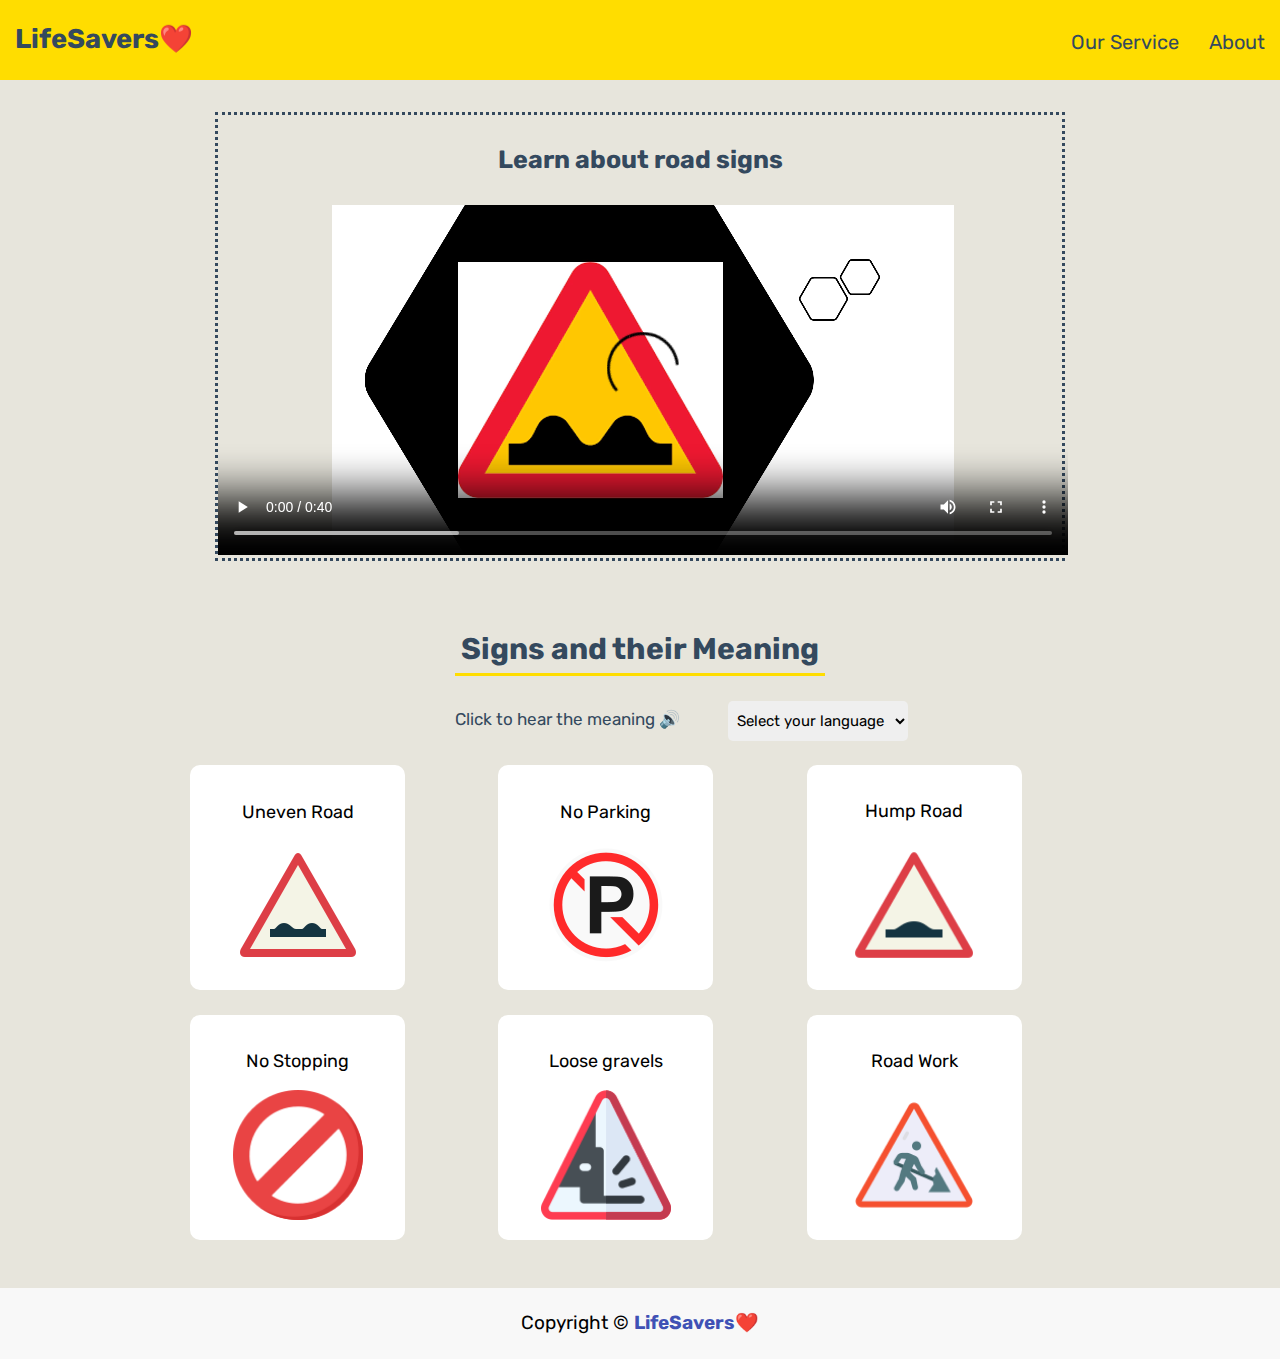
<file: index.html>
<!DOCTYPE html>
<html lang="en">

    <meta charset="UTF-8">
    <meta http-equiv="X-UA-Compatible" content="IE=edge">
    <meta name="viewport" content="width=device-width, initial-scale=1.0">
     <link rel="stylesheet" href="style.css">
     <script defer src="main.js"></script>
    <title>LifeSavers❤️</title>
</head>
<body>
     <header class="header">
		<h2 class="logo"><a href="/">LifeSavers❤️ </a></h2>
      <ul class="main-nav">
          <li> <a href="#" className="pom-button">
              <span>Our Service</span>
            
              </a>
              </li>
          <li> <a href="#" className="pom-button">
              <span>About</span>
            
              </a>
              </li>
     
      </ul>
	</header> 

    <!-- Video -->
    <div class="video-space">
        <h3 class="street-title">Learn about road signs</h3>
        <video class="video-tag" width="850" height="350" controls>
        <source src="/video/video1.mp4" type="video/mp4">
        </video>
    </div>
    
    <!-- Signs Buttons -->
    <div class="sign-main-div">
        <h3 class="button-title">Signs and their Meaning</h3>
        <div class="line"></div>
        <br />
        
        <div class="select-div">
            <a class="audio-dis">Click to hear the meaning 🔊</a>
        <select onchange="" id="options">
            <option>Select your language</option>
            <option value="Hausa">Hausa</option>
            <option value="Ga">Ga</option>
            <option value="Twi">Twi</option>
        </select>
        </div>
    <div class="sign-div">
        <button onclick="changeLanguage()">
            <p class="road-title">Uneven Road</p>
                <img src="/images/uneven.png"/>
                <br />           
        </button>
          <button onclick="changeLanguage_2()">
            <p class="road-title">No Parking</p>
                <img src="/images/no-parking.png"/>
                 <br />
              
        </button>
        <button onclick="changeLanguage_3()">
            <p class="road-title">Hump Road</p>
            <img class="hump" src="/images/hump1.png"/>
             <br />
              
        </button>
        
        <button onclick="changeLanguage_4()">
            <p class="road-title"> No Stopping</p>
            <img class="hump" src="/images/forbidden.png"/>
             <br />
              
        </button>
      
        <button onclick="changeLanguage_5()">
            <p class="road-title">Loose gravels</p>
            <img class="hump" src="/images/loose-gravel.png"/>
             <br />
              
        </button>
        <button onclick="changeLanguage_6()">
            <p class="road-title">Road Work</p>
            <img class="hump" src="/images/road-work.png"/>
             <br />
              
        </button>
       
    </div>
    </div>
    <!-- Footer -->
        <footer class="footer">Copyright &copy; <b>LifeSavers❤️</b></footer>

</body>
</html>
</file>
<file: style.css>
@import url('https://fonts.googleapis.com/css2?family=Nunito:wght@200;300&family=Rubik&display=swap');

* {
    box-sizing: border-box;
    font-family: "Rubik",sans-serif;

}

body {
    line-height: 1.6;
    margin: 0;
    min-height: 100vh;
    background-color: #E7E5DC;
    font-family: "Rubik",
    sans-serif;
}

ul {
    margin: 0;
    padding: 0;
    list-style: none;
}


h2,
h3,
a {
    color: #34495e;
}

a {
    text-decoration: none;
}



.logo {
    margin: 0;
    font-size: 1.7em;
}

.main-nav {
    margin-top: 5px;
}

.logo a,
.main-nav a {
    padding: 10px 15px;
    text-align: center;
    display: block;
}

.main-nav a {
    color: #34495e;
    font-size: 20px;
}

.main-nav a:hover {
    color: #718daa;
}



.header {
    padding-top: 0.5em;
    padding-bottom: 0.5em;
    background-color: #FFDD00;

}

.street-title{
    text-align: center;
    font-size: 25px;
}

.video-space{
    width:850px;
    height:449px;
    margin:2rem auto;
    border:3px dotted #34495e;
}


.sign-main-div{
    margin-top:4rem;

}

.button-title{
    text-align: center;
    font-size: 30px;
    margin:0px;
}



.sign-div{
    display: grid;
    width:900px;
    margin:auto;
    grid-template-rows: 1fr 1fr;
    grid-template-columns: 1fr 1fr 1fr;
    gap: 25px;
    height: 50%;
    margin-bottom:3rem;

    
}


.line{
    width:370px;
    margin:auto;
    height:3px;
    background-color: #ffdd00;
}

.sign-div > button{
    padding:10px;
    outline:none;
    border:none;
    background-color:#fff;
    border-radius:10px;
    width:215px;
    height:225px;
    font-family: "Rubik",
    sans-serif;
    cursor:pointer;
    display: block;
}

.sign-div>button:hover{
    background-color:#fafafa;
}


/* .audio-dis{
   text-align: center;
   font-family: "Rubik",
   sans-serif;
   font-size:17px;
   margin-top:0px;
} */

.audio-dis{
    text-align: center;
    font-family: "Rubik",
    sans-serif;
    vertical-align: middle;
    outline:none;
    border:none;
    width:250px;
    border-radius: 5px;
    cursor: pointer;
    margin-left: 70px;
    padding:5px;
    height:40px;
    font-size: 17px;
    text-decoration: none;
}

.hump{
    width:130px;
    height:130px;
}

.road-title{
    font-family: "Rubik",
    sans-serif;
    font-size: 18px;
}

footer {
    text-align: center;
    padding: 20px;
    background-color: #F8F8F8;
    color: black;
    font-size: 19px;
}

b {
    color: #3F51B5;
}

.select-div{
    display: flex;
    justify-content: center;
    margin-bottom:1.5rem;
}

select{
    outline:none;
    border:none;
    width:180px;
    border-radius: 5px;
    cursor: pointer;
    margin-left: 35px;
    padding:5px;
    height:40px;
    font-size: 15px;
}

select:hover{
    background-color: #fafafa;
}

.languages{
    margin-top:2px;
    display: flex;
    justify-content: space-evenly;
}

.languages > a{
    font-size:15px;
}


/* RESPONSIVENESS*/
@media (min-width: 769px) {

    .header,
    .main-nav {
        display: flex;
    }

    .header {
        flex-direction: column;
        align-items: center;

    }
}

@media (min-width: 1025px) {
    .header {
        flex-direction: row;
        justify-content: space-between;
    }
    
}

@media only screen and (max-width:375px){
    .logo{
        font-size:25px;

    }

    .header{
        width:375px;

    }

    .main-nav{
        display: none;
    }

    .video-space{
        width:375px;
        height:150px;
        margin:0.5px auto;
        border: none;
    }
    video{
        width:375px;
    }

    .street-title{
        font-size:25px;
    }


    .sign-div {
        display: flex;
        flex-direction: column;
        flex-wrap: wrap;
        justify-content: center;
        width:375px;
        margin-left:70px;
       /* width:375px;
       margin:2rem auto; */
    }

   .sign-main-div {
       margin:20rem auto;
       width: 375px;
       margin-bottom:0.5rem;
       overflow-x: hidden;
      
   }
   

   .button-title{
       font-size: 17px;
       text-align: center;
   }

   .line{
       width:220px;
        margin:auto;

   }
   .select-div {
       display: block;
       justify-content: center;
       margin-bottom: 1.5rem;
   }
   select{
       display: block;
       justify-content: center;
       width:300px;
       margin:5px auto;
   }

   body{
       overflow-x: hidden;
       width:100vw;
   }

   
}


@media only screen and (max-width:414px) {
    .logo {
        font-size: 25px;

    }

    .header {
        width: 414px;

    }

    .main-nav {
        display: none;
    }

    .video-space {
        width: 414px;
        height: 150px;
        margin: 0.5px auto;
        border:3px solid #34495e;
}

    video {
        width: 414px;
 }

    .street-title {
        font-size: 25px;
    }


    .sign-div {
        display: flex;
        flex-direction: column;
        flex-wrap: wrap;
        justify-content: center;
        width: 414px;
        margin-left: 95px;
        /* width:414px;
       margin:2rem auto; */
    }

    .sign-main-div {
        margin: 20rem auto;
        width: 414px;
        margin-bottom: 0.5rem;
        overflow-x: hidden;

    }

   


    .button-title {
        font-size: 17px;
        text-align: center;
    }

    .line {
        width: 220px;
        margin: auto;

    }

    .select-div {
        display: block;
        justify-content: center;
        margin-bottom: 1.5rem;
    }

    select {
        display: block;
        justify-content: center;
        width: 300px;
        margin: 5px auto;
    }

    body {
        overflow-x: hidden;
        width: 100vw;
    }


}

@media only screen and (max-width:360px){
    .footer{
        width:360px;
    }
}
</file>
